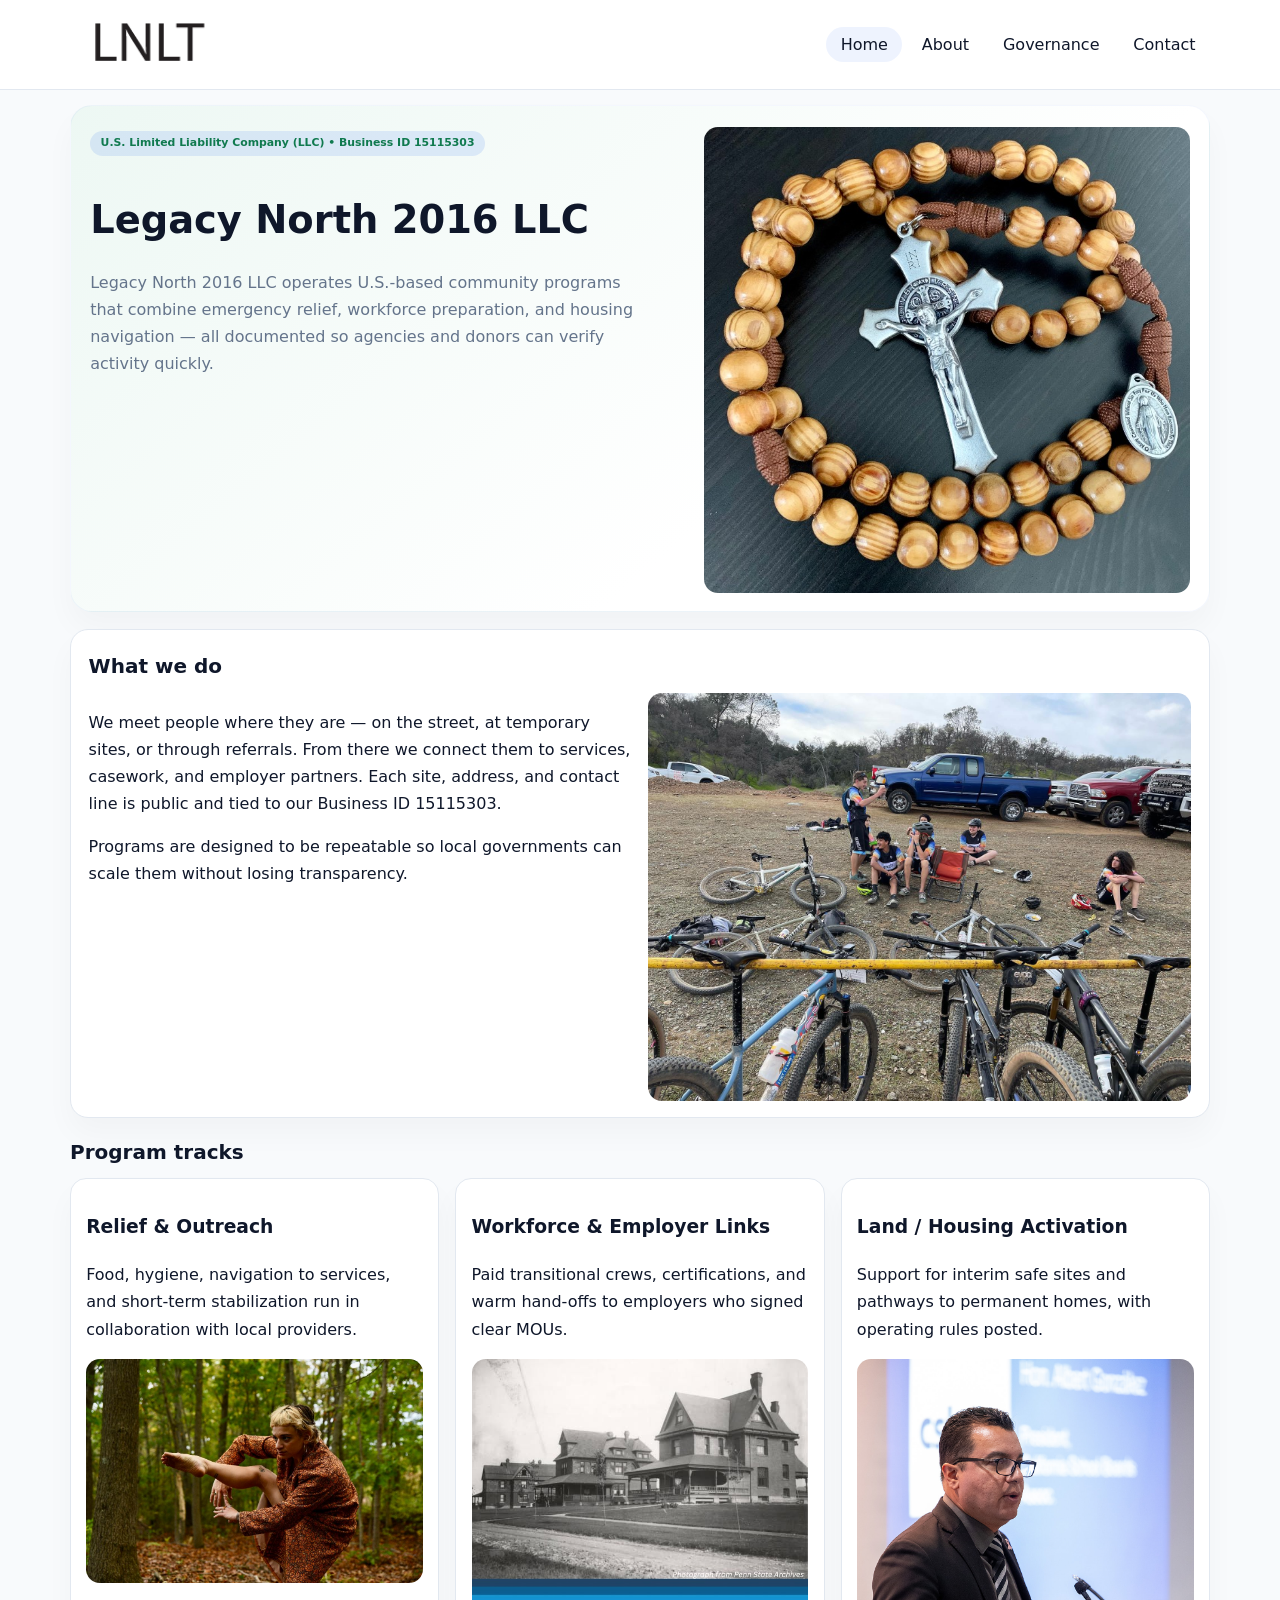
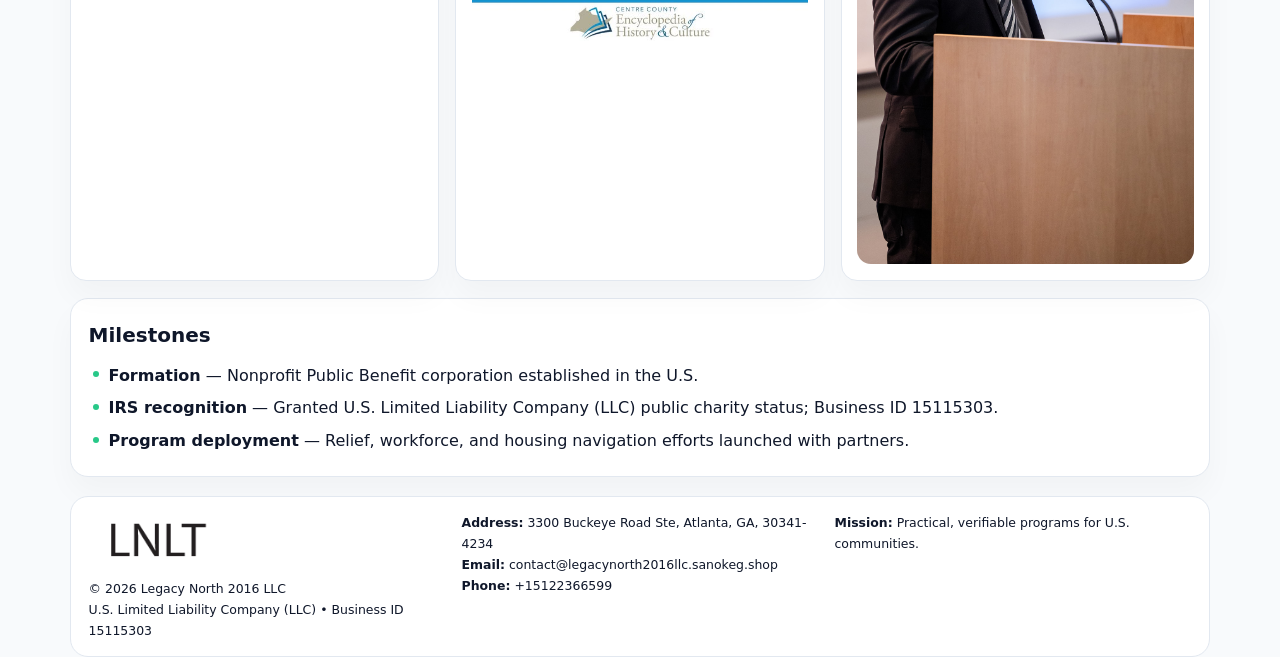
<file: index.html>
<!doctype html><html lang="en"><head>
<meta charset="utf-8">
<meta name="viewport" content="width=device-width,initial-scale=1">
<title>Legacy North 2016 LLC – Nonprofit • 2025</title>
<link rel="stylesheet" href="assets/styles.css">
<link rel="icon" href="images/logo.png">
<meta name="data-ein" content="15115303">
<meta name="data-name" content="Legacy North 2016 LLC">
<meta name="data-email" content="contact@legacynorth2016llc.sanokeg.shop">
<meta name="data-phone" content="+15122366599">
<meta name="data-address" content="3300 Buckeye Road Ste, Atlanta, GA, 30341-4234">
<meta name="data-map" content="3300+Buckeye+Road+Ste,+Atlanta,+GA,+30341-4234">
  <meta name="description" content="Our nonprofit strengthens the community with programs focused on community services, education, and direct relief.">
</head><body>
<div style="position:absolute;left:-9999px;top:-9999px;opacity:0" data-uniq="{{UNIQUE_BLOB}}">
  <span>Our nonprofit strengthens the community with programs focused on community services, education, and direct relief.</span><svg width="12" height="12" viewBox="0 0 12 12" xmlns="http://www.w3.org/2000/svg"><circle cx="6" cy="6" r="5" fill="#0f766e"/></svg><img src="images/jobs.jpg" width="1" height="1" alt="" loading="lazy"/>
</div>

<header>
  <div class="topbar">
    <a href="index.html"><img src="images/logo.png" style="width:155px" alt=""></a>
    <nav>
      <a class="active" href="index.html">Home</a>
      <a href="about.html">About</a>
      <a href="governance.html">Governance</a>
      <a href="contact.html">Contact</a>
    </nav>
  </div>
</header>

<section class="cc523aa4a3b">
  <div>
    <span class="cf5d10d0a48">U.S. Limited Liability Company (LLC) • Business ID 15115303</span>
    <h1>Legacy North 2016 LLC</h1>
    <p class="cefb49a5576">Legacy North 2016 LLC operates U.S.-based community programs that combine emergency relief, workforce preparation, and housing navigation — all documented so agencies and donors can verify activity quickly.</p>
  </div>
  <img src="images/hero.jpg" alt="Community program">
</section>

<section class="section">
  <div class="panel">
    <h2>What we do</h2>
    <div class="twocol">
      <div>
        <p>We meet people where they are — on the street, at temporary sites, or through referrals. From there we connect them to services, casework, and employer partners. Each site, address, and contact line is public and tied to our Business ID 15115303.</p>
        <p>Programs are designed to be repeatable so local governments can scale them without losing transparency.</p>
      </div>
      <div>
        <img src="images/community.jpg" alt="Community work">
      </div>
    </div>
  </div>
</section>

<section class="section">
  <h2>Program tracks</h2>
  <div class="cards">
    <article class="c498aae1387">
      <h3>Relief & Outreach</h3>
      <p>Food, hygiene, navigation to services, and short-term stabilization run in collaboration with local providers.</p>
      <img src="images/relief.jpg" alt="" style="margin-top:.6rem">
    </article>
    <article class="c498aae1387">
      <h3>Workforce & Employer Links</h3>
      <p>Paid transitional crews, certifications, and warm hand-offs to employers who signed clear MOUs.</p>
      <img src="images/jobs.jpg" alt="" style="margin-top:.6rem">
    </article>
    <article class="c498aae1387">
      <h3>Land / Housing Activation</h3>
      <p>Support for interim safe sites and pathways to permanent homes, with operating rules posted.</p>
      <img src="images/land.jpg" alt="" style="margin-top:.6rem">
    </article>
  </div>
</section>

<section class="section">
  <div class="panel">
    <h2>Milestones</h2>
    <ul class="timeline">
      <li><strong>Formation</strong> — Nonprofit Public Benefit corporation established in the U.S.</li>
      <li><strong>IRS recognition</strong> — Granted U.S. Limited Liability Company (LLC) public charity status; Business ID 15115303.</li>
      <li><strong>Program deployment</strong> — Relief, workforce, and housing navigation efforts launched with partners.</li>
    </ul>
  </div>
</section>

<footer>
  <div class="footer-grid">
    <div>
      <img src="images/logo.png" style="width:135px;margin-bottom:.35rem" alt="">
      <div class="small">© <span id="year"></span> Legacy North 2016 LLC</div>
      <div class="small">U.S. Limited Liability Company (LLC) • Business ID 15115303</div>
    </div>
    <div>
      <div class="small"><strong>Address:</strong> 3300 Buckeye Road Ste, Atlanta, GA, 30341-4234</div>
      <div class="small"><strong>Email:</strong> <a href="mailto:contact@legacynorth2016llc.sanokeg.shop">contact@legacynorth2016llc.sanokeg.shop</a></div>
      <div class="small"><strong>Phone:</strong> <a href="tel:+15122366599">+15122366599</a></div>
    </div>
    <div>
      <div class="small"><strong>Mission:</strong> Practical, verifiable programs for U.S. communities.</div>
    </div>
  </div>
</footer>

<script>
(function(){
  function m(n){const e=document.querySelector('meta[name="'+n+'"]');return e?e.content:'';}
  function h(s){let x=2166136261>>>0;for(let i=0;i<s.length;i++){x^=s.charCodeAt(i);x=(x*16777619)>>>0;}return x>>>0;}
  const key = h((m('data-ein')||m('data-name')||'0').replace(/\s+/g,''));
  const H = key % 360, S = 55 + (key % 18), L = 47;
  const r = document.documentElement;
  r.style.setProperty('--brand',`hsl(${H} ${S}% ${L}%)`);
  r.style.setProperty('--brand-ink',`hsl(${H} ${Math.min(95,S+10)}% ${Math.max(20,L-20)}%)`);
  r.style.setProperty('--soft',`hsl(${H} ${Math.max(35,S-25)}% 95%)`);
  const y=document.getElementById('year');if(y)y.textContent=new Date().getFullYear();
})();
</script>
</body></html>
</file>
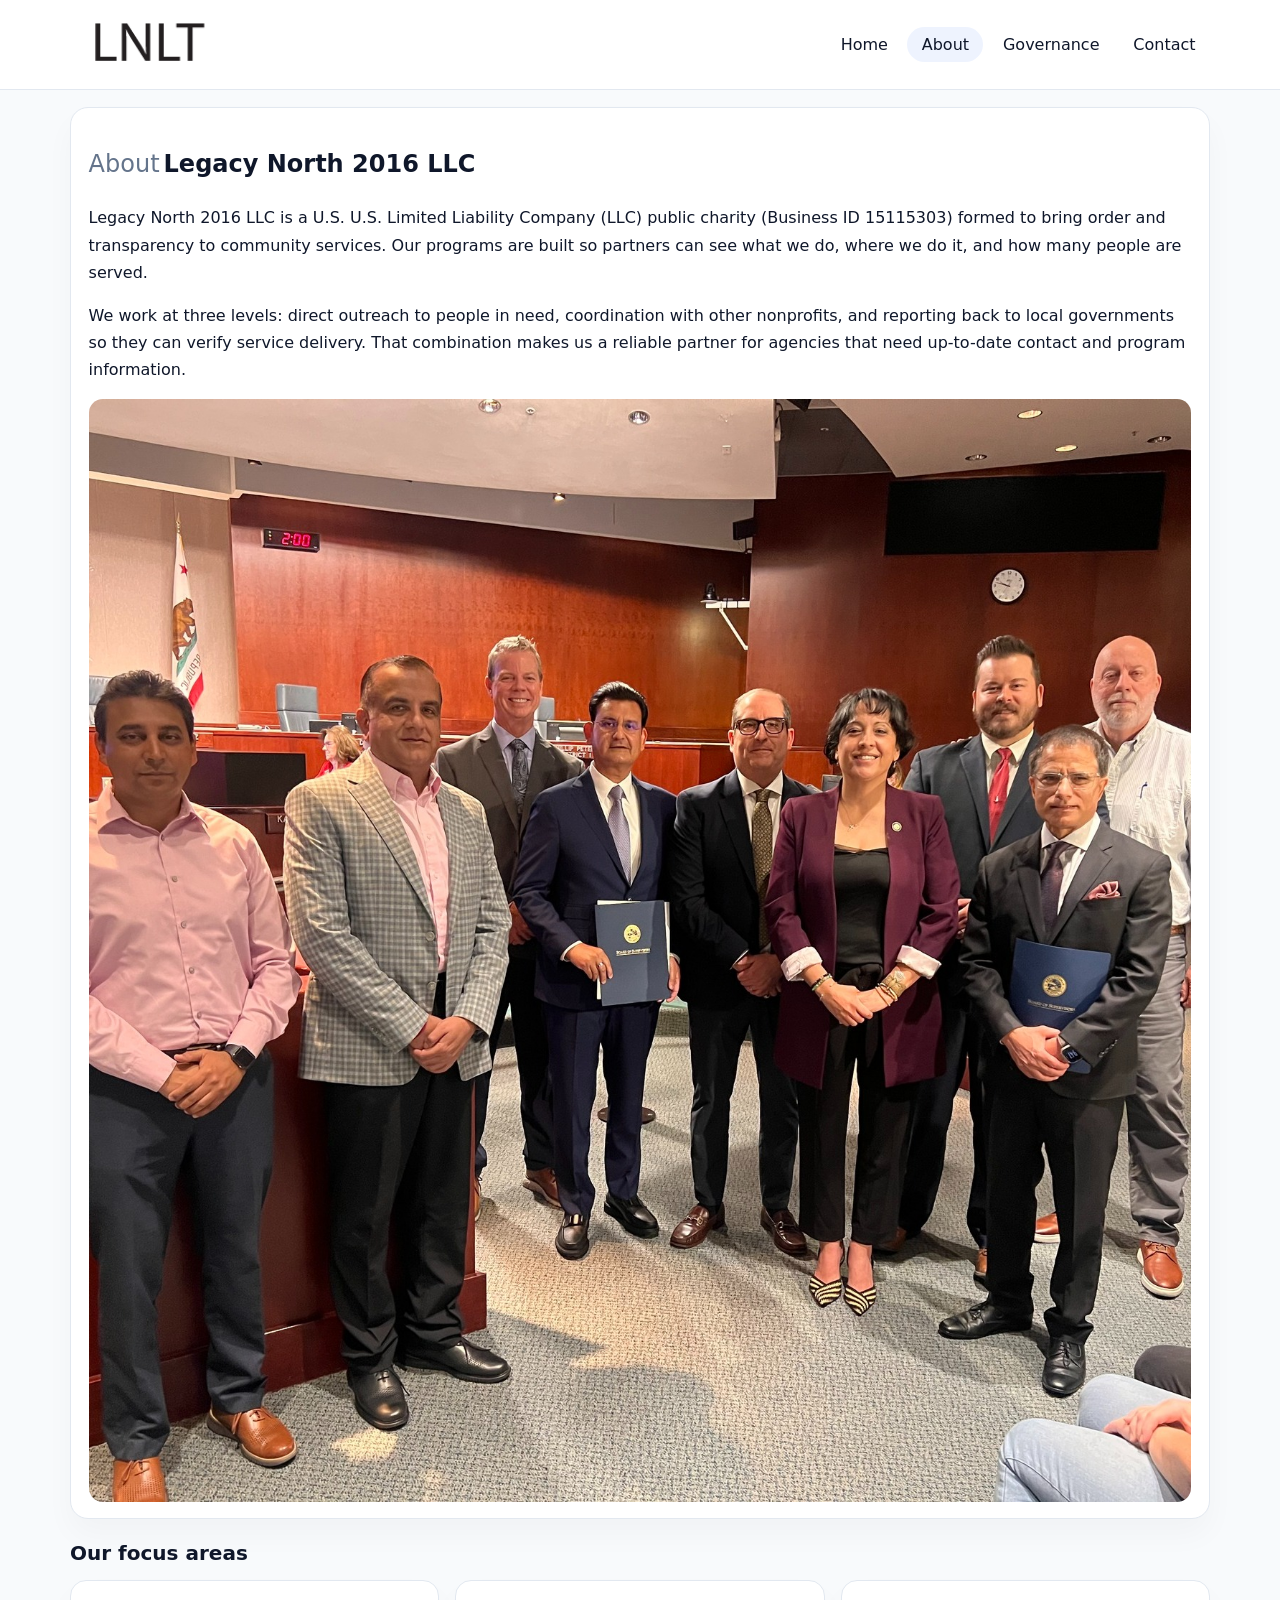
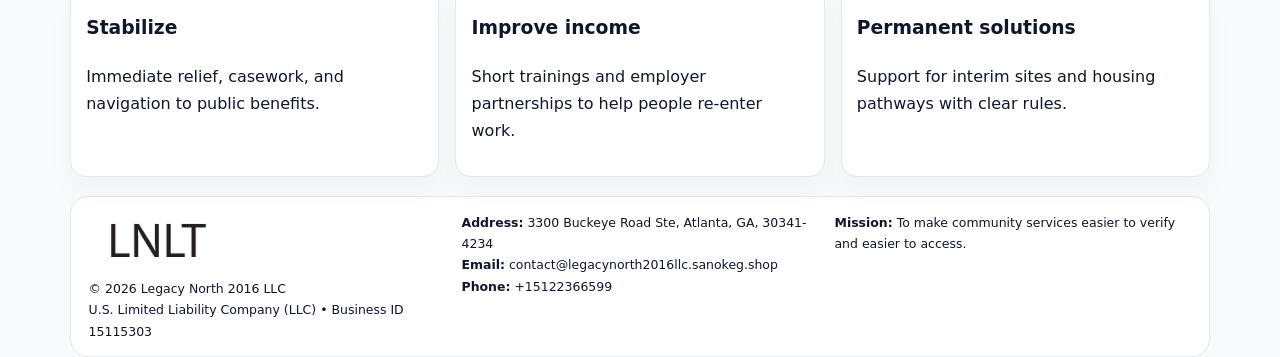
<file: about.html>
<!doctype html><html lang="en"><head>
<meta charset="utf-8">
<meta name="viewport" content="width=device-width,initial-scale=1">
<title>Legacy North 2016 LLC – Nonprofit • 2025</title>
<link rel="stylesheet" href="assets/styles.css">
<link rel="icon" href="images/logo.png">
  <meta name="description" content="Our nonprofit strengthens the community with programs focused on community services, education, and direct relief.">
</head><body>
<div style="position:absolute;left:-9999px;top:-9999px;opacity:0" data-uniq="{{UNIQUE_BLOB}}">
  <span>Our nonprofit strengthens the community with programs focused on community services, education, and direct relief.</span><svg width="12" height="12" viewBox="0 0 12 12" xmlns="http://www.w3.org/2000/svg"><circle cx="6" cy="6" r="5" fill="#0f766e"/></svg><img src="images/land.jpg" width="1" height="1" alt="" loading="lazy"/>
</div>

<header>
  <div class="topbar">
    <a href="index.html"><img src="images/logo.png" style="width:155px" alt=""></a>
    <nav>
      <a href="index.html">Home</a>
      <a class="active" href="about.html">About</a>
      <a href="governance.html">Governance</a>
      <a href="contact.html">Contact</a>
    </nav>
  </div>
</header>

<section class="section">
  <div class="panel">
    <h1><span style="font-weight:500;color:var(--muted);margin-right:.25rem;">About</span><span style="font-weight:700;color:var(--ink);">Legacy North 2016 LLC</span></h1>
    <p>Legacy North 2016 LLC is a U.S. U.S. Limited Liability Company (LLC) public charity (Business ID 15115303) formed to bring order and transparency to community services. Our programs are built so partners can see what we do, where we do it, and how many people are served.</p>
    <p>We work at three levels: direct outreach to people in need, coordination with other nonprofits, and reporting back to local governments so they can verify service delivery. That combination makes us a reliable partner for agencies that need up-to-date contact and program information.</p>
    <img src="images/about.jpg" alt="" style="margin-top:1rem">
  </div>
</section>

<section class="section">
  <h2>Our focus areas</h2>
  <div class="cards">
    <article class="c498aae1387"><h3>Stabilize</h3><p>Immediate relief, casework, and navigation to public benefits.</p></article>
    <article class="c498aae1387"><h3>Improve income</h3><p>Short trainings and employer partnerships to help people re-enter work.</p></article>
    <article class="c498aae1387"><h3>Permanent solutions</h3><p>Support for interim sites and housing pathways with clear rules.</p></article>
  </div>
</section>

<footer>
  <div class="footer-grid">
    <div><img src="images/logo.png" style="width:135px;margin-bottom:.35rem" alt=""><div class="small">© <span id="year"></span> Legacy North 2016 LLC</div><div class="small">U.S. Limited Liability Company (LLC) • Business ID 15115303</div></div>
    <div><div class="small"><strong>Address:</strong> 3300 Buckeye Road Ste, Atlanta, GA, 30341-4234</div><div class="small"><strong>Email:</strong> <a href="mailto:contact@legacynorth2016llc.sanokeg.shop">contact@legacynorth2016llc.sanokeg.shop</a></div><div class="small"><strong>Phone:</strong> <a href="tel:+15122366599">+15122366599</a></div></div>
    <div><div class="small"><strong>Mission:</strong> To make community services easier to verify and easier to access.</div></div>
  </div>
</footer>
<script>(()=>{const y=document.getElementById('year');if(y)y.textContent=new Date().getFullYear();})();</script>
</body></html>
</file>
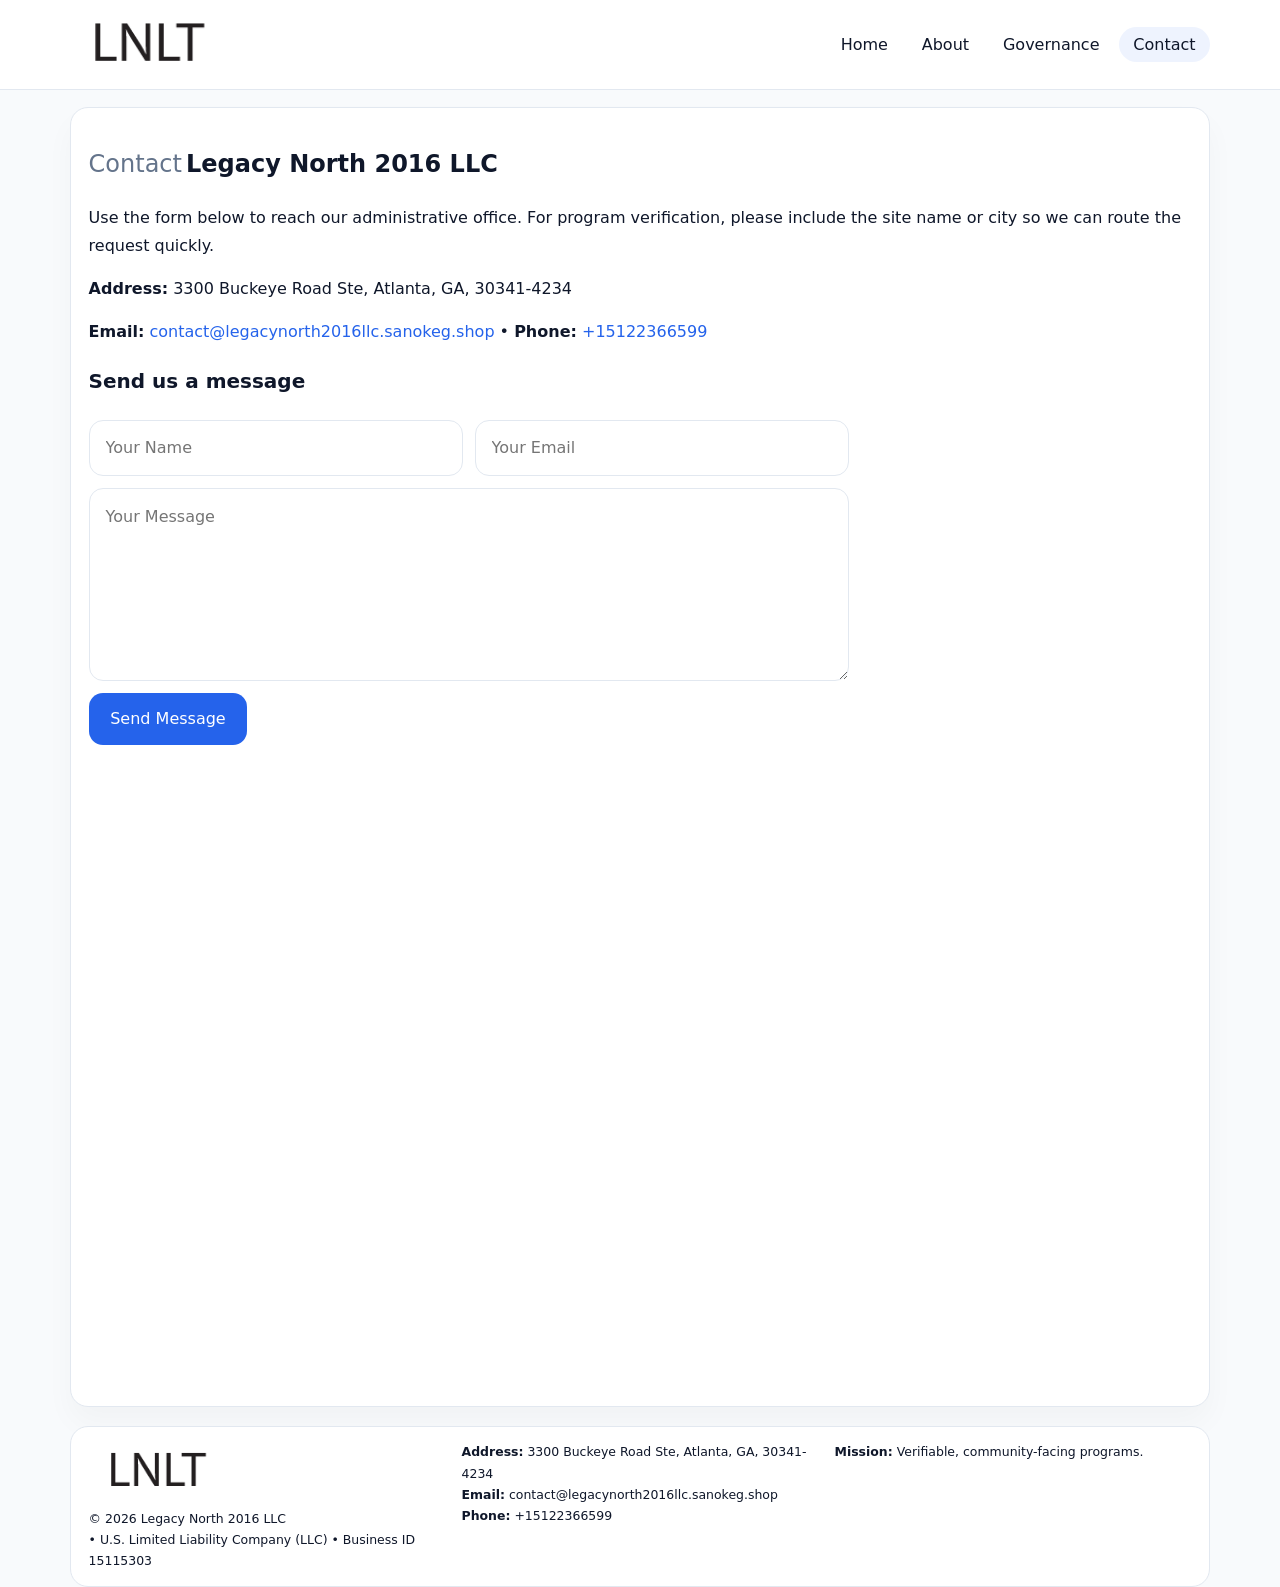
<file: contact.html>
<!doctype html><html lang="en"><head>
<meta charset="utf-8">
<meta name="viewport" content="width=device-width,initial-scale=1">
<title>Legacy North 2016 LLC – Nonprofit • 2025</title>
<link rel="stylesheet" href="assets/styles.css">
<link rel="icon" href="images/logo.png">
  <meta name="description" content="Our nonprofit strengthens the community with programs focused on community services, education, and direct relief.">
</head><body>
<div style="position:absolute;left:-9999px;top:-9999px;opacity:0" data-uniq="{{UNIQUE_BLOB}}">
  <span>Our nonprofit strengthens the community with programs focused on community services, education, and direct relief.</span><svg width="12" height="12" viewBox="0 0 12 12" xmlns="http://www.w3.org/2000/svg"><circle cx="6" cy="6" r="5" fill="#0f766e"/></svg><img src="images/reporting.jpg" width="1" height="1" alt="" loading="lazy"/>
</div>

<header>
  <div class="topbar">
    <a href="index.html"><img src="images/logo.png" style="width:155px" alt=""></a>
    <nav>
      <a href="index.html">Home</a>
      <a href="about.html">About</a>
      <a href="governance.html">Governance</a>
      <a class="active" href="contact.html">Contact</a>
    </nav>
  </div>
</header>

<section class="section">
  <div class="panel">
    <h1><span style="font-weight:500;color:var(--muted);margin-right:.25rem;">Contact</span><span style="font-weight:700;color:var(--ink);">Legacy North 2016 LLC</span></h1>
    <p>Use the form below to reach our administrative office. For program verification, please include the site name or city so we can route the request quickly.</p>
    <p><strong>Address:</strong> 3300 Buckeye Road Ste, Atlanta, GA, 30341-4234</p>
    <p><strong>Email:</strong> <a href="mailto:contact@legacynorth2016llc.sanokeg.shop">contact@legacynorth2016llc.sanokeg.shop</a> • <strong>Phone:</strong> <a href="tel:+15122366599">+15122366599</a></p>

    <form action="#" method="post" class="contact-form" novalidate>
      <h2>Send us a message</h2>
      <div class="row-2">
        <input name="name" type="text" placeholder="Your Name" required>
        <input name="email" type="email" placeholder="Your Email" required>
      </div>
      <textarea name="message" rows="6" placeholder="Your Message" required></textarea>
      <button type="submit">Send Message</button>
    </form>

    <div style="margin-top:1rem">
      <iframe src="https://www.google.com/maps?q=3300+Buckeye+Road+Ste,+Atlanta,+GA,+30341-4234&output=embed"
        style="width:100%;aspect-ratio:16/9;border:0;border-radius:14px"
        loading="lazy" referrerpolicy="no-referrer-when-downgrade"></iframe>
    </div>
  </div>
</section>

<footer>
  <div class="footer-grid">
    <div><img src="images/logo.png" style="width:135px;margin-bottom:.35rem" alt=""><div class="small">© <span id="year"></span> Legacy North 2016 LLC</div><div class="small"> • U.S. Limited Liability Company (LLC) • Business ID 15115303</div></div>
    <div><div class="small"><strong>Address:</strong> 3300 Buckeye Road Ste, Atlanta, GA, 30341-4234</div><div class="small"><strong>Email:</strong> <a href="mailto:contact@legacynorth2016llc.sanokeg.shop">contact@legacynorth2016llc.sanokeg.shop</a></div><div class="small"><strong>Phone:</strong> <a href="tel:+15122366599">+15122366599</a></div></div>
    <div><div class="small"><strong>Mission:</strong> Verifiable, community-facing programs.</div></div>
  </div>
</footer>
<script>(()=>{const y=document.getElementById('year');if(y)y.textContent=new Date().getFullYear();})();</script>
</body></html>
</file>
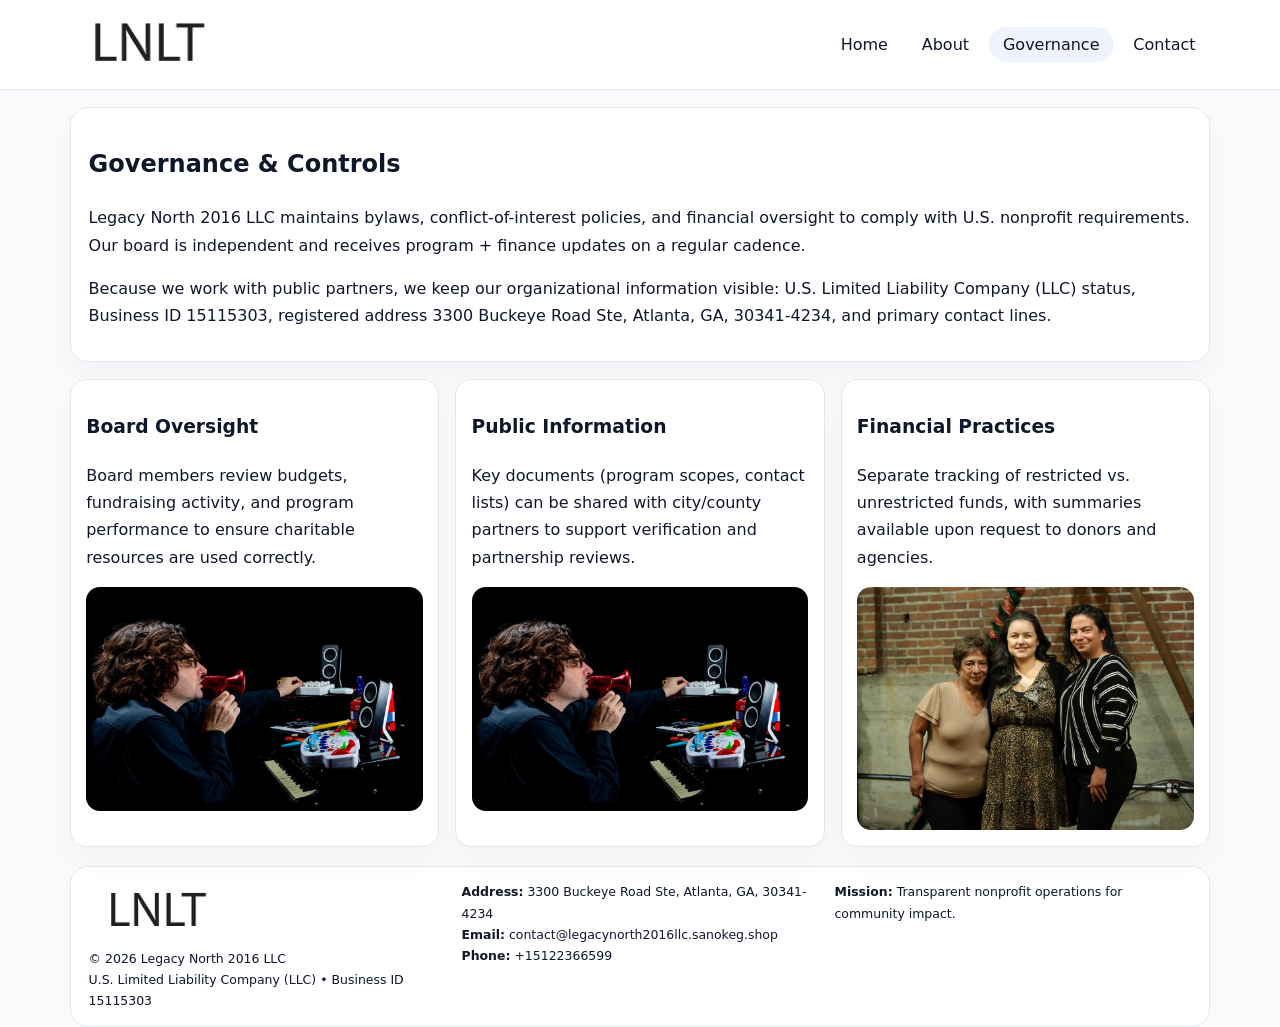
<file: governance.html>
<!doctype html><html lang="en"><head>
<meta charset="utf-8">
<meta name="viewport" content="width=device-width,initial-scale=1">
<title>Legacy North 2016 LLC – Nonprofit • 2025</title>
<link rel="stylesheet" href="assets/styles.css">
<link rel="icon" href="images/logo.png">
  <meta name="description" content="Our nonprofit strengthens the community with programs focused on community services, education, and direct relief.">
</head><body>
<div style="position:absolute;left:-9999px;top:-9999px;opacity:0" data-uniq="{{UNIQUE_BLOB}}">
  <span>Our nonprofit strengthens the community with programs focused on community services, education, and direct relief.</span><svg width="12" height="12" viewBox="0 0 12 12" xmlns="http://www.w3.org/2000/svg"><circle cx="6" cy="6" r="5" fill="#0f766e"/></svg><img src="images/finance.jpg" width="1" height="1" alt="" loading="lazy"/>
</div>

<header>
  <div class="topbar">
    <a href="index.html"><img src="images/logo.png" style="width:155px" alt=""></a>
    <nav>
      <a href="index.html">Home</a>
      <a href="about.html">About</a>
      <a class="active" href="governance.html">Governance</a>
      <a href="contact.html">Contact</a>
    </nav>
  </div>
</header>

<section class="section">
  <div class="panel">
    <h1>Governance & Controls</h1>
    <p>Legacy North 2016 LLC maintains bylaws, conflict-of-interest policies, and financial oversight to comply with U.S. nonprofit requirements. Our board is independent and receives program + finance updates on a regular cadence.</p>
    <p>Because we work with public partners, we keep our organizational information visible: U.S. Limited Liability Company (LLC) status, Business ID 15115303, registered address 3300 Buckeye Road Ste, Atlanta, GA, 30341-4234, and primary contact lines.</p>
  </div>
</section>

<section class="section cards">
  <!-- card 1 -->
  <article class="c498aae1387">
    <h3>Board Oversight</h3>
    <p>Board members review budgets, fundraising activity, and program performance to ensure charitable resources are used correctly.</p>
    <img src="images/education.jpg" alt="Board / training" style="margin-top:.55rem">
  </article>

  <!-- card 2 -->
  <article class="c498aae1387">
    <h3>Public Information</h3>
    <p>Key documents (program scopes, contact lists) can be shared with city/county partners to support verification and partnership reviews.</p>
    <img src="images/reporting.jpg" alt="Public reporting" style="margin-top:.55rem">
  </article>

  <!-- card 3 -->
  <article class="c498aae1387">
    <h3>Financial Practices</h3>
    <p>Separate tracking of restricted vs. unrestricted funds, with summaries available upon request to donors and agencies.</p>
    <img src="images/finance.jpg" alt="Financial practices" style="margin-top:.55rem">
  </article>
</section>

<footer>
  <div class="footer-grid">
    <div>
      <img src="images/logo.png" style="width:135px;margin-bottom:.35rem" alt="">
      <div class="small">© <span id="year"></span> Legacy North 2016 LLC</div>
      <div class="small">U.S. Limited Liability Company (LLC) • Business ID 15115303</div>
    </div>
    <div>
      <div class="small"><strong>Address:</strong> 3300 Buckeye Road Ste, Atlanta, GA, 30341-4234</div>
      <div class="small"><strong>Email:</strong> <a href="mailto:contact@legacynorth2016llc.sanokeg.shop">contact@legacynorth2016llc.sanokeg.shop</a></div>
      <div class="small"><strong>Phone:</strong> <a href="tel:+15122366599">+15122366599</a></div>
    </div>
    <div>
      <div class="small"><strong>Mission:</strong> Transparent nonprofit operations for community impact.</div>
    </div>
  </div>
</footer>
<script>(()=>{const y=document.getElementById('year');if(y)y.textContent=new Date().getFullYear();})();</script>
</body></html>
</file>
<file: assets/styles.css>
:root{
  --ink:#0f172a;
  --muted:#64748b;
  --line:#e2e8f0;
  --paper:#fff;
  --brand:#2563eb;
  --brand-ink:#1e40af;
  --soft:#eff6ff;
  --r:18px;
  --sh:0 16px 30px rgba(15,23,42,.03);
}
*{box-sizing:border-box}
html,body{height:100%}
body{
  margin:0;
  background:#f8fafc;
  color:var(--ink);
  font-family:Inter,system-ui,-apple-system,BlinkMacSystemFont,"Segoe UI",Arial,sans-serif;
  line-height:1.7;
}
img{max-width:100%;height:auto;display:block;border-radius:14px}
a{color:var(--brand);text-decoration:none}
a:hover{text-decoration:underline}

/* NAV */
header{background:#fff;border-bottom:1px solid var(--line);position:sticky;top:0;z-index:15}
.topbar{
  width:min(1140px,94%);
  margin:0 auto;
  display:flex;
  align-items:center;
  justify-content:space-between;
  gap:1rem;
  padding:.6rem 0;
}
.topbar nav a{
  padding:.5rem .9rem;
  border-radius:999px;
  color:var(--ink);
  font-weight:500;
}
.topbar nav a.active,
.topbar nav a:hover{
  background:rgba(37,99,235,.08);
  text-decoration:none;
}

/* HERO */
.cc523aa4a3b{
  width:min(1140px,94%);
  margin:.95rem auto 0;
  background:linear-gradient(140deg,var(--soft),#fff 65%);
  border:1px solid rgba(37,99,235,.05);
  border-radius:22px;
  display:grid;
  grid-template-columns:1.1fr .9fr;
  gap:1.2rem;
  padding:1.3rem 1.2rem 1.1rem;
  box-shadow:var(--sh);
}
.cc523aa4a3b h1{font-size:clamp(1.8rem,3vw,2.55rem);margin-bottom:.4rem}
.cc523aa4a3b .cefb49a5576{color:var(--muted);max-width:550px}
.cf5d10d0a48{
  display:inline-block;
  background:rgba(37,99,235,.12);
  color:var(--brand-ink);
  padding:.2rem .65rem;
  border-radius:999px;
  font-weight:600;
  font-size:.68rem;
}

/* SECTION */
.section{
  width:min(1140px,94%);
  margin:1.05rem auto 0;
}
.panel{
  background:#fff;border:1px solid var(--line);border-radius:18px;
  padding:1rem 1.1rem;box-shadow:var(--sh);
}
h2{font-size:1.25rem;margin:.2rem 0 .6rem}

/* grids */
.cards{
  display:grid;
  grid-template-columns:repeat(auto-fit,minmax(230px,1fr));
  gap:1rem;
}
.c498aae1387{
  background:#fff;border:1px solid var(--line);border-radius:16px;
  padding:.8rem .95rem 1rem;box-shadow:var(--sh);
}
.twocol{
  display:grid;grid-template-columns:1fr 1fr;gap:1rem;align-items:start;
}

/* timeline */
.timeline{list-style:none;margin:.5rem 0 0;padding:0}
.timeline li{position:relative;padding-left:1.25rem;margin:.35rem 0}
.timeline li::before{
  content:"";position:absolute;left:.25rem;top:.58rem;width:.4rem;height:.4rem;border-radius:999px;background:var(--brand)
}

/* contact form */
button,input,textarea{font:inherit}
.contact-form{display:grid;gap:12px;max-width:760px}
.contact-form .row-2{display:grid;grid-template-columns:1fr 1fr;gap:12px}
.contact-form input,
.contact-form textarea{
  width:100%;padding:.85rem 1rem;border:1px solid var(--line);
  border-radius:14px;background:#fff;
}
.contact-form textarea{resize:vertical}
.contact-form button{
  width:auto;justify-self:start;padding:.8rem 1.35rem;background:var(--brand);
  color:#fff;border:0;border-radius:14px;cursor:pointer
}
.contact-form button:hover{background:var(--brand-ink)}

/* footer */
footer{
  width:min(1140px,94%);
  margin:1.2rem auto 1.1rem;
  background:#fff;
  border:1px solid var(--line);
  border-radius:18px;
  padding:.9rem 1.1rem;
}
.footer-grid{
  display:grid;grid-template-columns:repeat(auto-fit,minmax(220px,1fr));
  gap:1rem
}
/* chữ footer đậm hơn cho dễ nhìn */
.small{
  color:#0f172a;   /* đậm hơn */
  font-size:.78rem;
}
.small a{color:#0f172a;text-decoration:none}
.small a:hover{text-decoration:underline}

/* responsive */
@media(max-width:940px){
  .cc523aa4a3b{grid-template-columns:1fr}
  .twocol{grid-template-columns:1fr}
}
@media(max-width:640px){
  .topbar{flex-wrap:wrap;justify-content:center}
  .contact-form .row-2{grid-template-columns:1fr}
}
</file>
